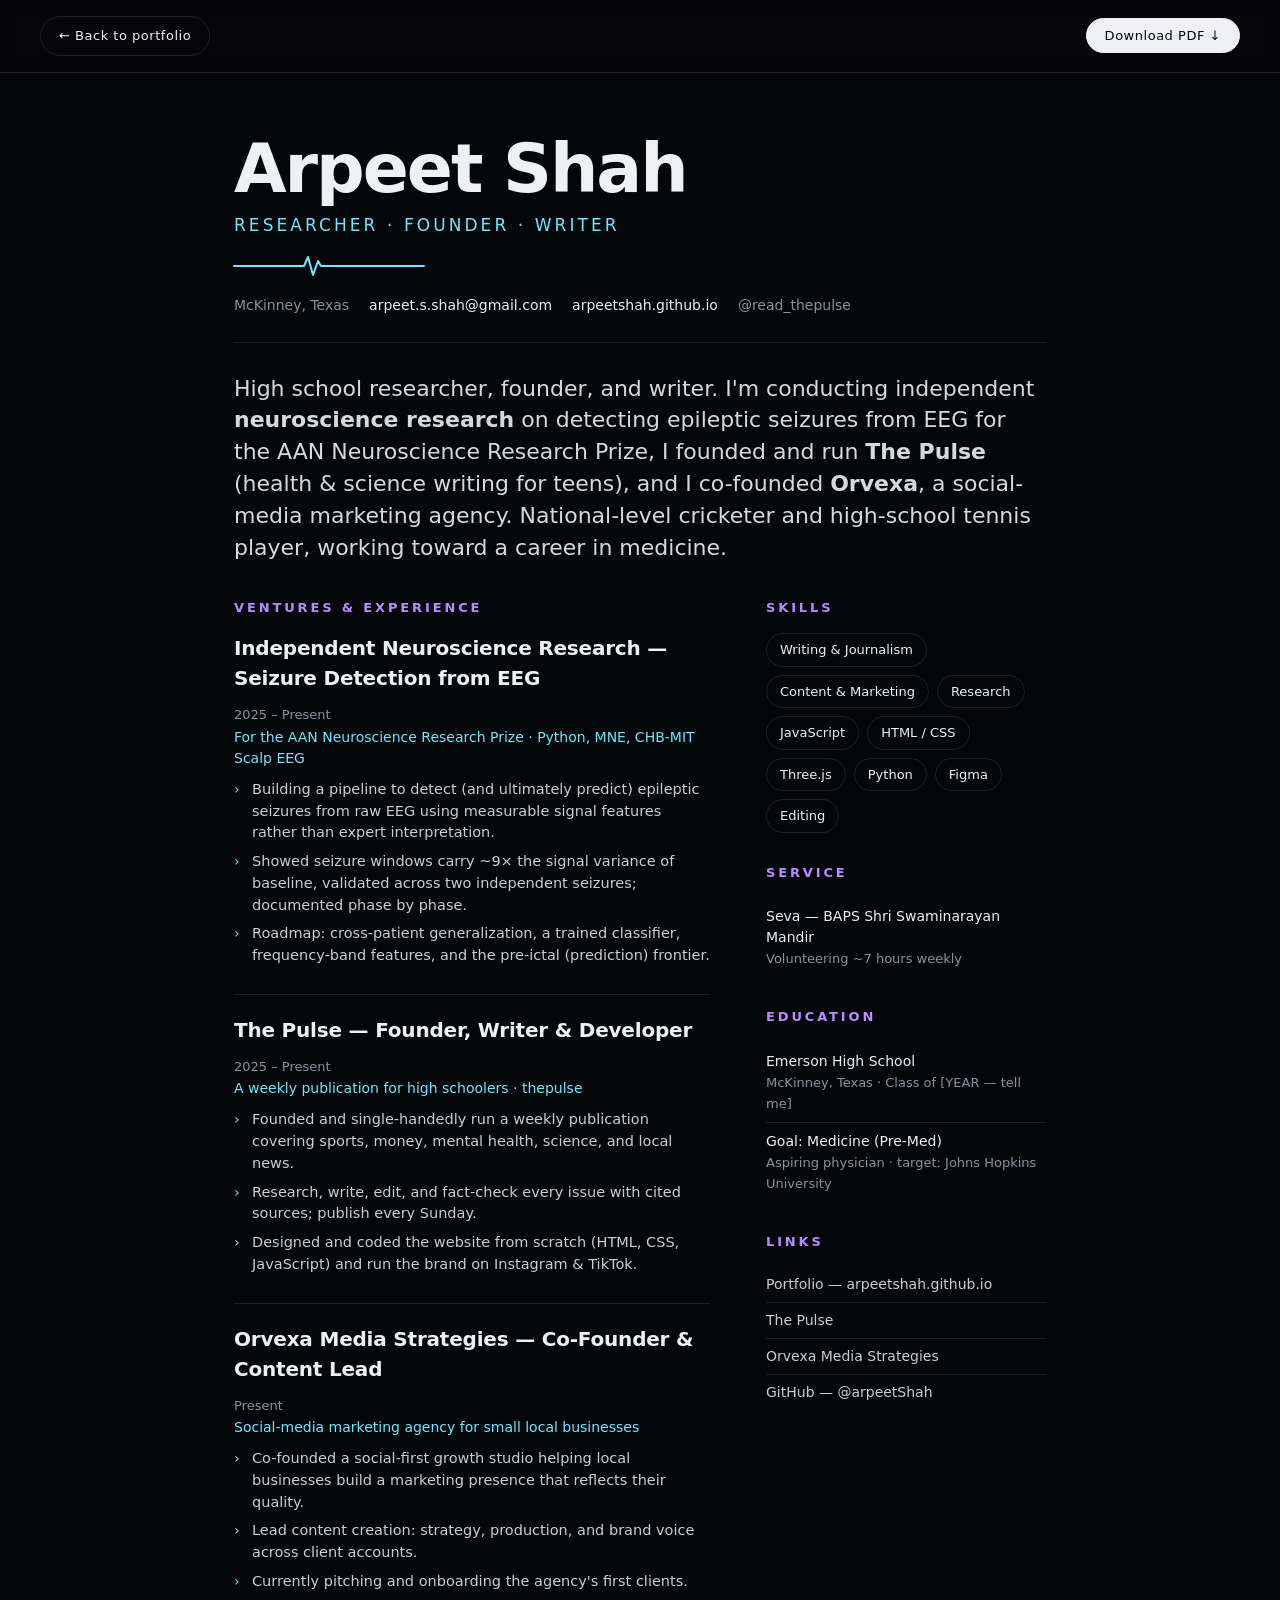
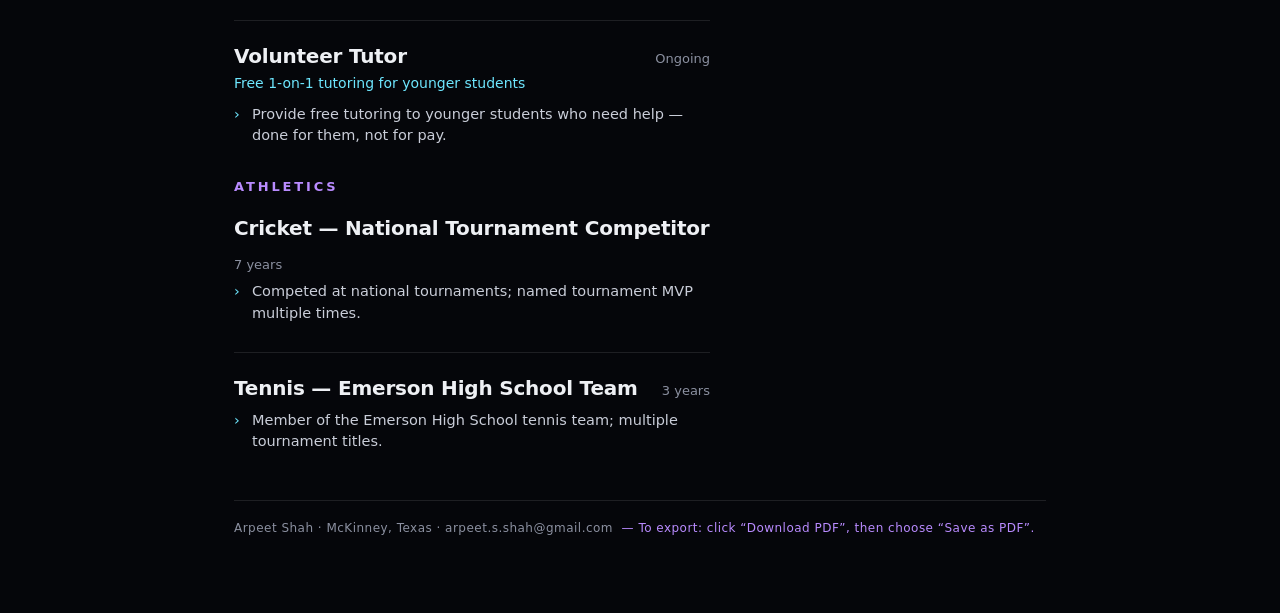
<file: resume.html>
<!DOCTYPE html>
<html lang="en">
<head>
  <meta charset="UTF-8" />
  <meta name="viewport" content="width=device-width, initial-scale=1.0" />
  <title>Arpeet Shah — Résumé</title>
  <meta name="description" content="Résumé of Arpeet Shah — writer, founder, and athlete in McKinney, Texas." />
  <link rel="icon" href="favicon.svg" type="image/svg+xml" />
  <link rel="preconnect" href="https://api.fontshare.com" crossorigin />
  <link href="https://api.fontshare.com/v2/css?f[]=clash-display@500,600,700&f[]=general-sans@400,500,600&display=swap" rel="stylesheet" />
  <style>
    :root {
      --bg: #05060a; --panel: #0b0d14; --fg: #eef0f4; --muted: #8b90a0;
      --line: rgba(255,255,255,0.10); --accent: #6ee7ff; --accent2: #b98bff;
      --disp: "Clash Display","Space Grotesk",system-ui,sans-serif;
      --body: "General Sans","Inter",system-ui,sans-serif;
    }
    * { box-sizing: border-box; }
    html { -webkit-text-size-adjust: 100%; }
    body {
      margin: 0; background: var(--bg); color: var(--fg);
      font-family: var(--body); line-height: 1.5; -webkit-font-smoothing: antialiased;
    }
    a { color: inherit; text-decoration: none; }
    .wrap { max-width: 940px; margin: 0 auto; padding: clamp(28px,5vw,64px); }

    /* toolbar (screen only) */
    .bar {
      position: sticky; top: 0; z-index: 5;
      display: flex; justify-content: space-between; align-items: center; gap: 16px;
      padding: 16px clamp(20px,4vw,40px);
      background: rgba(5,6,10,0.8); backdrop-filter: blur(10px);
      border-bottom: 1px solid var(--line);
    }
    .bar a, .bar button {
      font-family: var(--body); font-size: 13px; letter-spacing: 0.04em;
      color: var(--fg); background: none; border: 1px solid var(--line);
      border-radius: 100px; padding: 9px 18px; cursor: pointer;
      transition: background .3s, color .3s, border-color .3s;
    }
    .bar .print { background: var(--fg); color: var(--bg); border-color: var(--fg); }
    .bar a:hover { border-color: rgba(255,255,255,0.4); }

    /* header */
    .head { border-bottom: 1px solid var(--line); padding-bottom: 26px; margin-bottom: 30px; }
    .name { font-family: var(--disp); font-weight: 700; font-size: clamp(38px,7vw,68px); letter-spacing: -0.03em; line-height: 0.95; margin: 0; }
    .role { margin: 12px 0 0; font-size: clamp(14px,1.6vw,17px); letter-spacing: 0.18em; text-transform: uppercase; color: var(--accent); }
    .ekg { display:block; width: 190px; height: 22px; margin: 16px 0 18px; overflow: visible; }
    .ekg path { fill:none; stroke: var(--accent); stroke-width: 2; stroke-linecap: round; stroke-linejoin: round; }
    .contact { display: flex; flex-wrap: wrap; gap: 8px 20px; font-size: 14px; color: var(--muted); }
    .contact a:hover { color: var(--fg); }
    .contact b { color: var(--fg); font-weight: 500; }

    /* summary */
    .summary { font-family: var(--disp); font-weight: 400; font-size: clamp(17px,2vw,22px); line-height: 1.45; color: var(--fg); opacity: 0.9; margin: 0 0 34px; max-width: 62ch; }

    /* grid */
    .grid { display: grid; grid-template-columns: 1.7fr 1fr; gap: clamp(28px,5vw,56px); align-items: start; }
    @media (max-width: 720px) { .grid { grid-template-columns: 1fr; } }

    h2.sec { font-family: var(--disp); font-weight: 600; font-size: 13px; letter-spacing: 0.22em; text-transform: uppercase; color: var(--accent2); margin: 0 0 16px; }
    .block + .block { margin-top: 30px; }

    .job { padding: 0 0 20px; border-bottom: 1px solid var(--line); margin-bottom: 20px; }
    .job:last-child { border-bottom: none; margin-bottom: 0; padding-bottom: 0; }
    .job__top { display: flex; justify-content: space-between; gap: 12px; flex-wrap: wrap; align-items: baseline; }
    .job__title { font-family: var(--disp); font-weight: 600; font-size: 20px; letter-spacing: -0.01em; margin: 0; }
    .job__meta { font-size: 13px; color: var(--muted); white-space: nowrap; }
    .job__org { font-size: 14px; color: var(--accent); margin: 2px 0 10px; }
    .job ul { margin: 0; padding: 0; list-style: none; }
    .job li { position: relative; padding-left: 18px; font-size: 14.5px; color: #c9cdd8; margin: 7px 0; line-height: 1.5; }
    .job li::before { content: "›"; position: absolute; left: 0; color: var(--accent); }

    .side .block { padding: 0; }
    .tags { display: flex; flex-wrap: wrap; gap: 8px; }
    .tag { font-size: 13px; color: var(--fg); border: 1px solid var(--line); border-radius: 100px; padding: 6px 13px; }
    .side .line { padding: 8px 0; border-bottom: 1px solid var(--line); font-size: 14px; }
    .side .line:last-child { border-bottom: none; }
    .side .line b { display: block; color: var(--fg); font-weight: 500; }
    .side .line span { color: var(--muted); font-size: 13px; }
    .linklist a { display: block; padding: 7px 0; font-size: 14px; color: #c9cdd8; border-bottom: 1px solid var(--line); }
    .linklist a:last-child { border-bottom: none; }
    .linklist a:hover { color: var(--accent); }

    .foot { margin-top: 40px; padding-top: 18px; border-top: 1px solid var(--line); font-size: 12px; color: var(--muted); letter-spacing: 0.04em; }
    .edit { color: var(--accent2); }

    /* ---------- PRINT: clean, light, ATS-friendly one/two-pager ---------- */
    @media print {
      @page { margin: 14mm; }
      html, body { background: #fff !important; color: #111 !important; }
      .bar { display: none !important; }
      .wrap { max-width: none; padding: 0; }
      .name { color: #0a0a0a !important; }
      .role { color: #0067a3 !important; }
      .summary { color: #222 !important; opacity: 1; }
      .head, .job, .side .line, .linklist a { border-color: #ddd !important; }
      .ekg path { stroke: #0067a3 !important; }
      h2.sec { color: #6b3fb0 !important; }
      .job__org { color: #0067a3 !important; }
      .job li { color: #222 !important; }
      .job li::before { color: #0067a3 !important; }
      .tag { color: #111 !important; border-color: #bbb !important; }
      .side .line b { color: #111 !important; }
      .side .line span, .job__meta, .foot { color: #555 !important; }
      .linklist a { color: #222 !important; }
      .contact, .contact b { color: #111 !important; }
      .job { break-inside: avoid; }
      .edit { display: none !important; }
    }
  </style>
</head>
<body>
  <div class="bar">
    <a href="index.html" data-cursor>← Back to portfolio</a>
    <button class="print" onclick="window.print()">Download PDF ↓</button>
  </div>

  <div class="wrap">
    <header class="head">
      <h1 class="name">Arpeet Shah</h1>
      <p class="role">Researcher · Founder · Writer</p>
      <svg class="ekg" viewBox="0 0 190 22" preserveAspectRatio="none" aria-hidden="true">
        <path d="M0 11 H70 l4 -9 l5 18 l5 -14 l3 5 H190" />
      </svg>
      <div class="contact">
        <span>McKinney, Texas</span>
        <a href="mailto:arpeet.s.shah@gmail.com"><b>arpeet.s.shah@gmail.com</b></a>
        <a href="https://arpeetshah.github.io" target="_blank"><b>arpeetshah.github.io</b></a>
        <span>@read_thepulse</span>
      </div>
    </header>

    <p class="summary">
      High school researcher, founder, and writer. I'm conducting independent
      <b>neuroscience research</b> on detecting epileptic seizures from EEG for the AAN
      Neuroscience Research Prize, I founded and run <b>The Pulse</b> (health &amp; science
      writing for teens), and I co-founded <b>Orvexa</b>, a social-media marketing agency.
      National-level cricketer and high-school tennis player, working toward a career in medicine.
    </p>

    <div class="grid">
      <main>
        <div class="block">
          <h2 class="sec">Ventures &amp; Experience</h2>

          <div class="job">
            <div class="job__top">
              <h3 class="job__title">Independent Neuroscience Research — Seizure Detection from EEG</h3>
              <span class="job__meta">2025 – Present</span>
            </div>
            <div class="job__org">For the AAN Neuroscience Research Prize · Python, MNE, CHB-MIT Scalp EEG</div>
            <ul>
              <li>Building a pipeline to detect (and ultimately predict) epileptic seizures from raw EEG using measurable signal features rather than expert interpretation.</li>
              <li>Showed seizure windows carry ~9× the signal variance of baseline, validated across two independent seizures; documented phase by phase.</li>
              <li>Roadmap: cross-patient generalization, a trained classifier, frequency-band features, and the pre-ictal (prediction) frontier.</li>
            </ul>
          </div>

          <div class="job">
            <div class="job__top">
              <h3 class="job__title">The Pulse — Founder, Writer &amp; Developer</h3>
              <span class="job__meta">2025 – Present</span>
            </div>
            <div class="job__org">A weekly publication for high schoolers · thepulse</div>
            <ul>
              <li>Founded and single-handedly run a weekly publication covering sports, money, mental health, science, and local news.</li>
              <li>Research, write, edit, and fact-check every issue with cited sources; publish every Sunday.</li>
              <li>Designed and coded the website from scratch (HTML, CSS, JavaScript) and run the brand on Instagram &amp; TikTok.</li>
            </ul>
          </div>

          <div class="job">
            <div class="job__top">
              <h3 class="job__title">Orvexa Media Strategies — Co-Founder &amp; Content Lead</h3>
              <span class="job__meta">Present</span>
            </div>
            <div class="job__org">Social-media marketing agency for small local businesses</div>
            <ul>
              <li>Co-founded a social-first growth studio helping local businesses build a marketing presence that reflects their quality.</li>
              <li>Lead content creation: strategy, production, and brand voice across client accounts.</li>
              <li>Currently pitching and onboarding the agency's first clients.</li>
            </ul>
          </div>

          <div class="job">
            <div class="job__top">
              <h3 class="job__title">Volunteer Tutor</h3>
              <span class="job__meta">Ongoing</span>
            </div>
            <div class="job__org">Free 1-on-1 tutoring for younger students</div>
            <ul>
              <li>Provide free tutoring to younger students who need help — done for them, not for pay.</li>
            </ul>
          </div>
        </div>

        <div class="block">
          <h2 class="sec">Athletics</h2>
          <div class="job">
            <div class="job__top">
              <h3 class="job__title">Cricket — National Tournament Competitor</h3>
              <span class="job__meta">7 years</span>
            </div>
            <ul><li>Competed at national tournaments; named tournament MVP multiple times.</li></ul>
          </div>
          <div class="job">
            <div class="job__top">
              <h3 class="job__title">Tennis — Emerson High School Team</h3>
              <span class="job__meta">3 years</span>
            </div>
            <ul><li>Member of the Emerson High School tennis team; multiple tournament titles.</li></ul>
          </div>
        </div>
      </main>

      <aside class="side">
        <div class="block">
          <h2 class="sec">Skills</h2>
          <div class="tags">
            <span class="tag">Writing &amp; Journalism</span>
            <span class="tag">Content &amp; Marketing</span>
            <span class="tag">Research</span>
            <span class="tag">JavaScript</span>
            <span class="tag">HTML / CSS</span>
            <span class="tag">Three.js</span>
            <span class="tag">Python</span>
            <span class="tag">Figma</span>
            <span class="tag">Editing</span>
          </div>
        </div>

        <div class="block">
          <h2 class="sec">Service</h2>
          <div class="line">
            <b>Seva — BAPS Shri Swaminarayan Mandir</b>
            <span>Volunteering ~7 hours weekly</span>
          </div>
        </div>

        <div class="block">
          <h2 class="sec">Education</h2>
          <div class="line">
            <b>Emerson High School</b>
            <span>McKinney, Texas · Class of <span class="edit">[YEAR — tell me]</span></span>
          </div>
          <div class="line">
            <b>Goal: Medicine (Pre-Med)</b>
            <span>Aspiring physician · target: Johns Hopkins University</span>
          </div>
        </div>

        <div class="block">
          <h2 class="sec">Links</h2>
          <div class="linklist">
            <a href="https://arpeetshah.github.io" target="_blank">Portfolio — arpeetshah.github.io</a>
            <a href="https://arpeetshah.github.io/the-pulse/" target="_blank">The Pulse</a>
            <a href="https://arpeetshah.github.io/orvexa/" target="_blank">Orvexa Media Strategies</a>
            <a href="https://github.com/arpeetShah" target="_blank">GitHub — @arpeetShah</a>
          </div>
        </div>
      </aside>
    </div>

    <p class="foot">
      Arpeet Shah · McKinney, Texas · arpeet.s.shah@gmail.com
      <span class="edit"> &nbsp;— To export: click “Download PDF”, then choose “Save as PDF”.</span>
    </p>
  </div>
</body>
</html>
</file>
